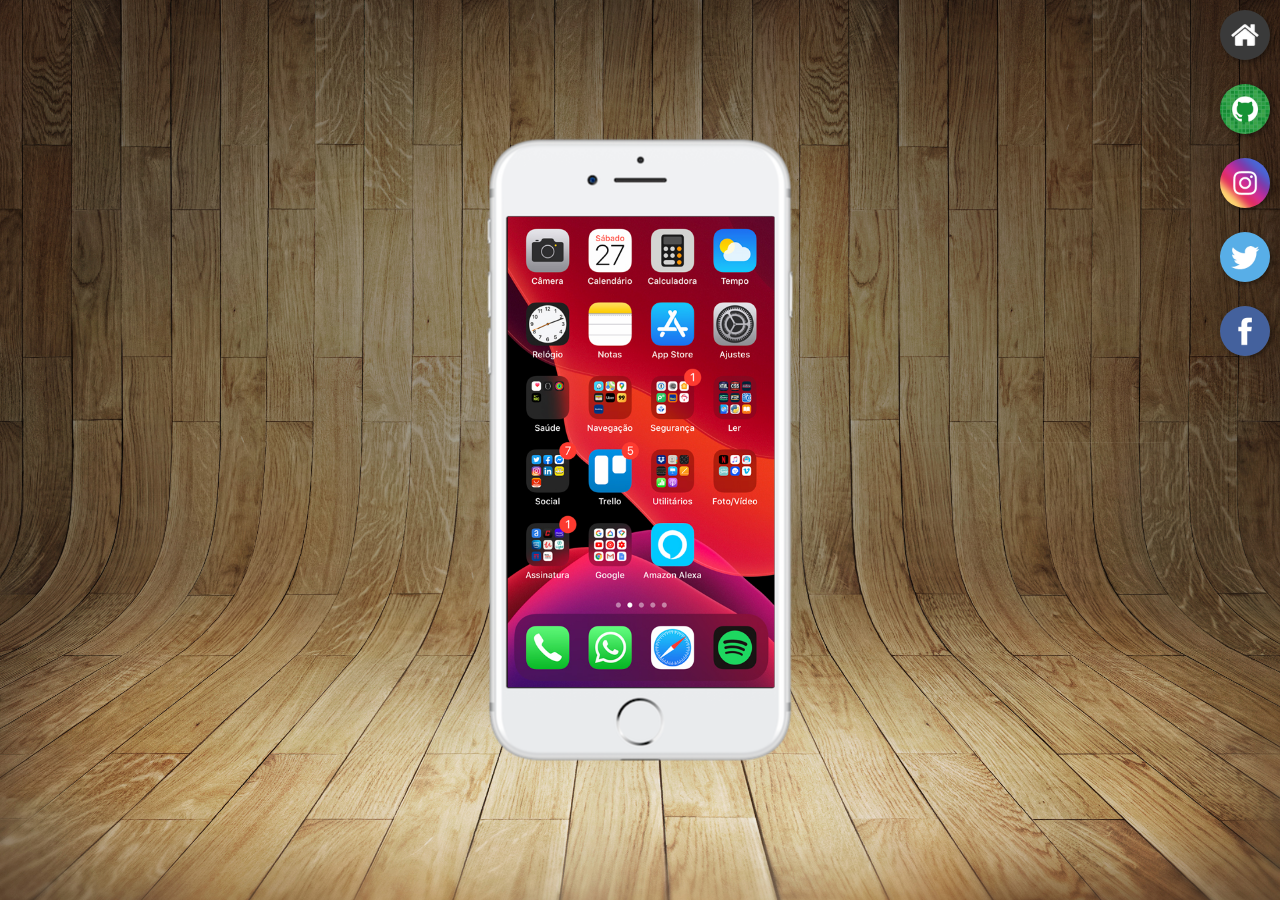
<file: index.html>
<!DOCTYPE html>
<html lang="pt-br">
<head>
    <meta charset="UTF-8">
    <meta http-equiv="X-UA-Compatible" content="IE=edge">
    <meta name="viewport" content="width=device-width, initial-scale=1.0">
    <title>Projeto Redes Sociais</title>
    <link rel="shortcut icon" href="imagens/arraisfavicon.ico" type="image/x-icon">
    <link rel="stylesheet" href="style.css">
</head>
<body>
   <main>
     <section id="telefone">
        <iframe src="home.html" name="tela" id="tela" frameborder="0"></iframe>
     </section>
     <section id="redes-sociais">
        <a href="home.html" target="tela"><img src="imagens/logo-home.jpg" alt="home"></a><br>
        <a href="github.html" target="tela"><img src="imagens/logo-github.jpg" alt="Github"></a><br>
        <a href="instagram.html" target="tela"><img src="imagens/logo-instagram.jpg" alt="instagram"></a><br>
        <a href="twitter.html" target="tela"><img src="imagens/logo-twitter.jpg" alt="Twitter"></a><br>
        <a href="facebook.html" target="tela"><img src="imagens/logo-facebook.jpg" alt="Facebook"></a>
     </section>

   </main>
    
</body>
</html>
</file>
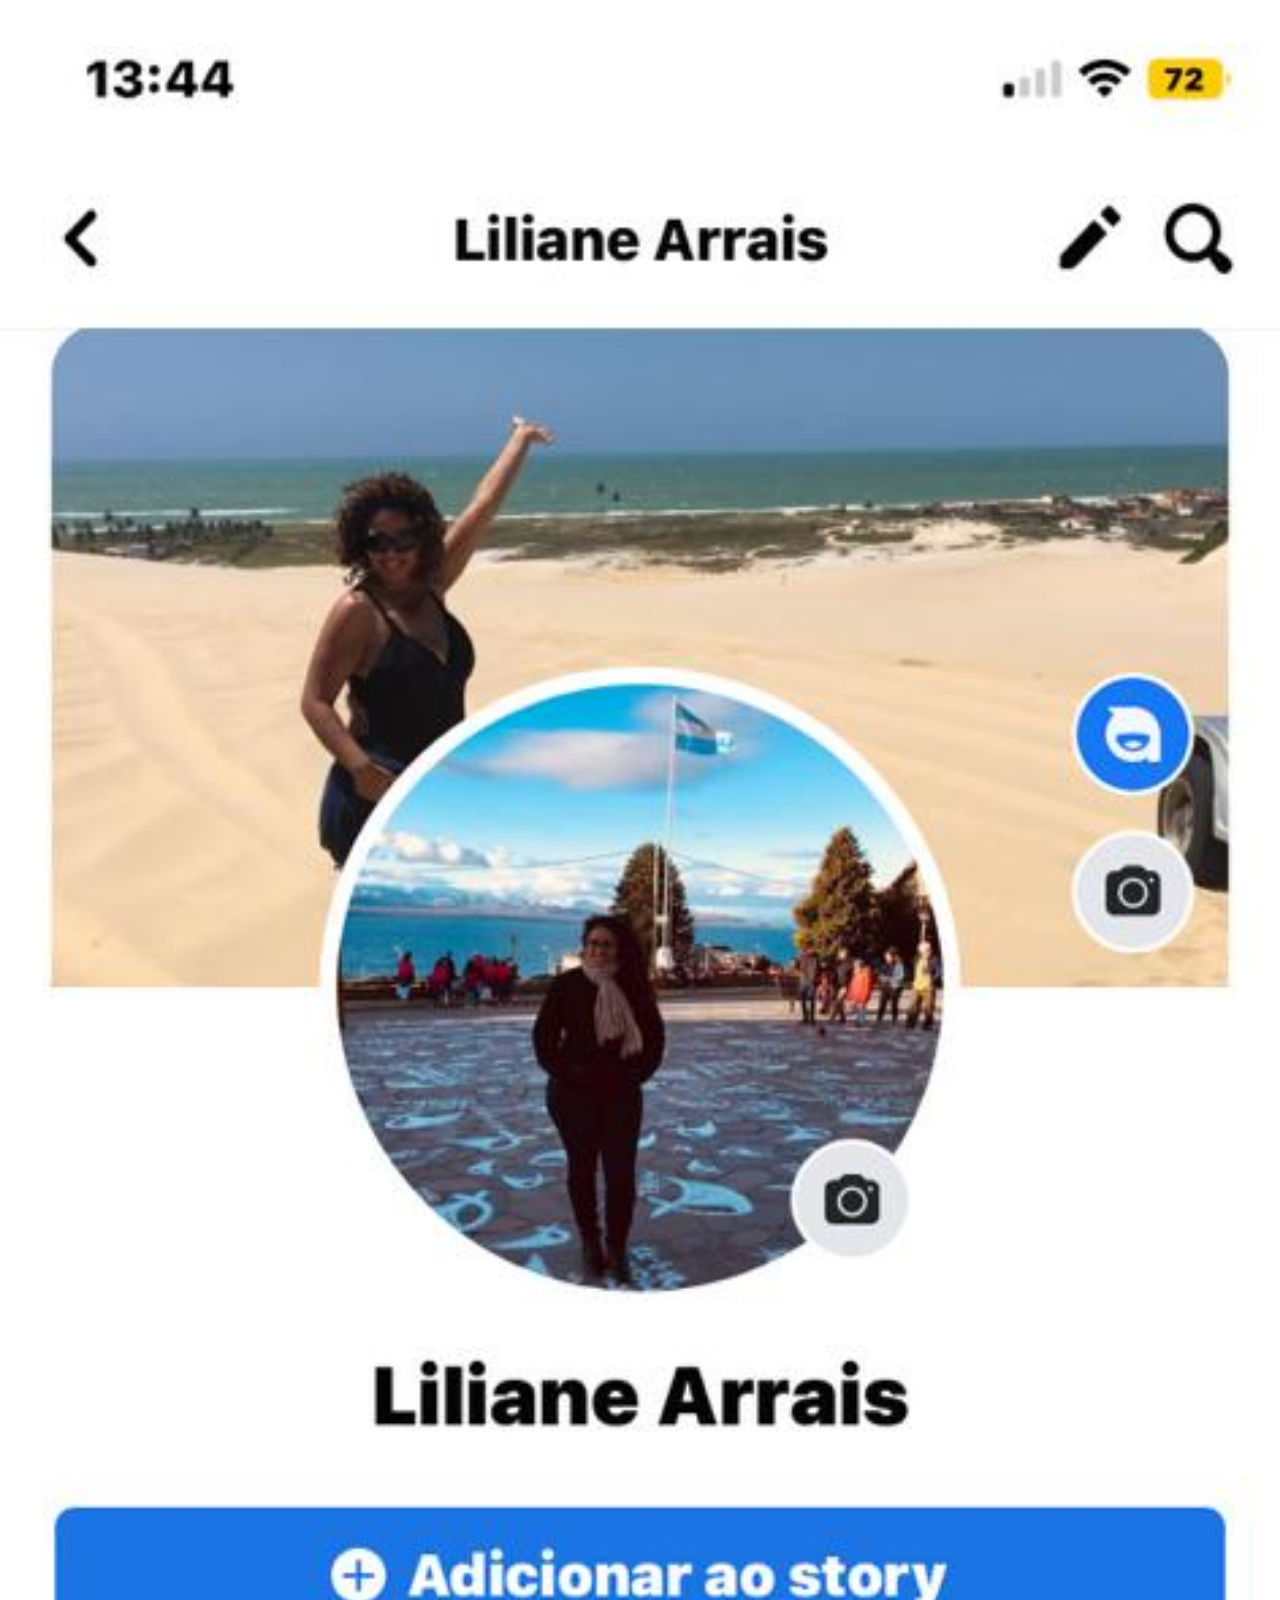
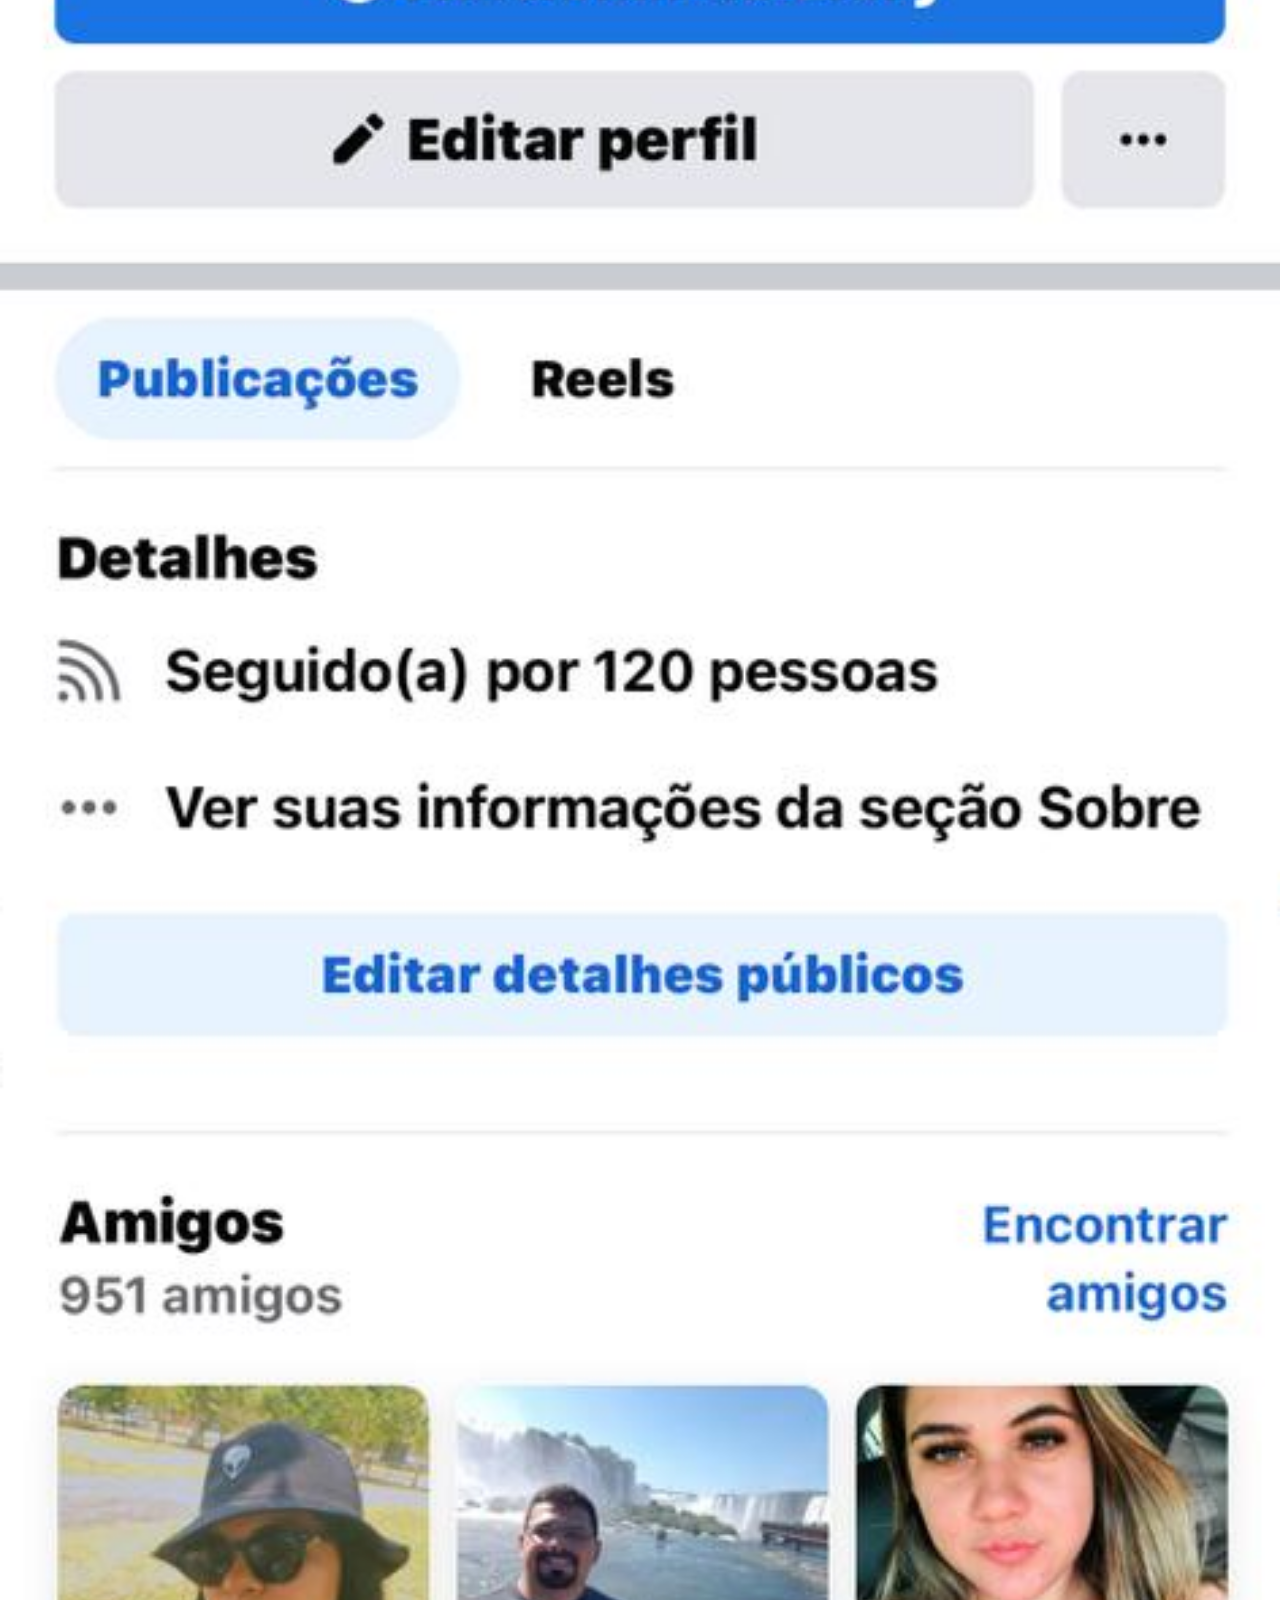
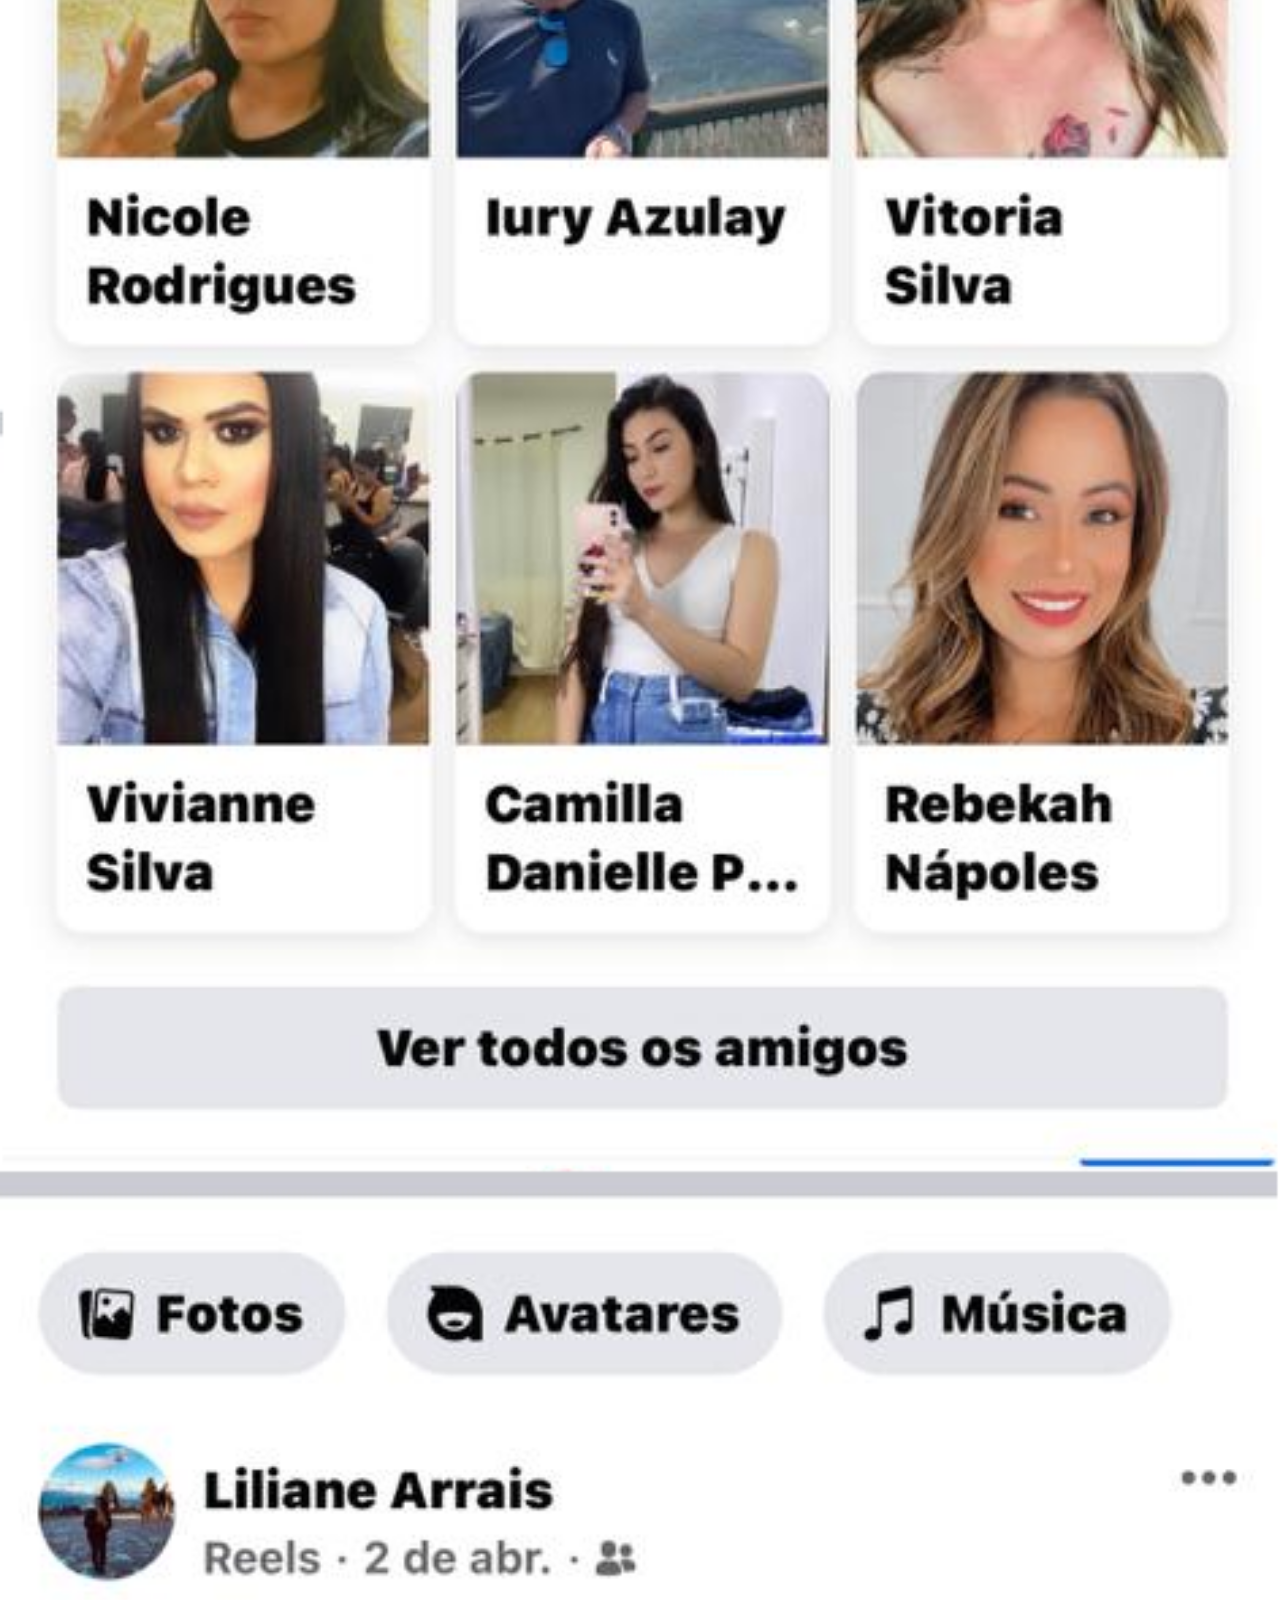
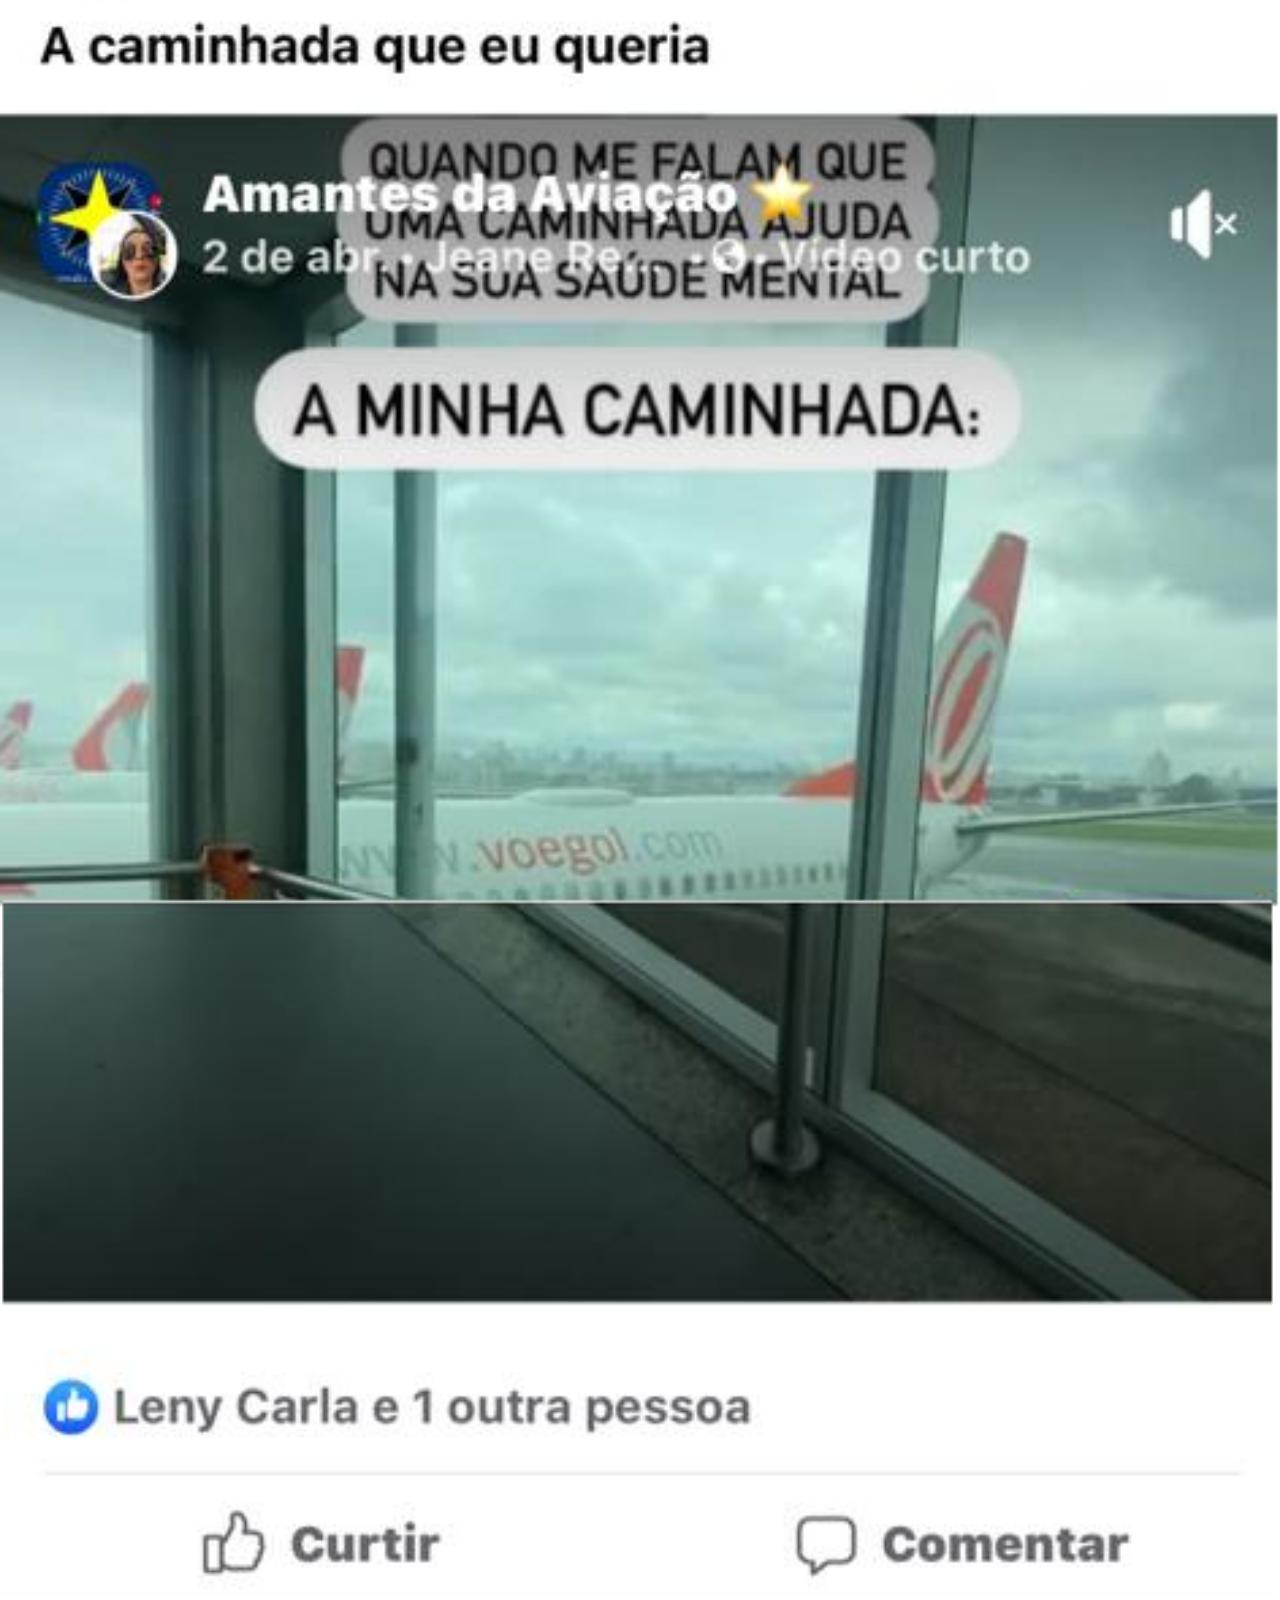
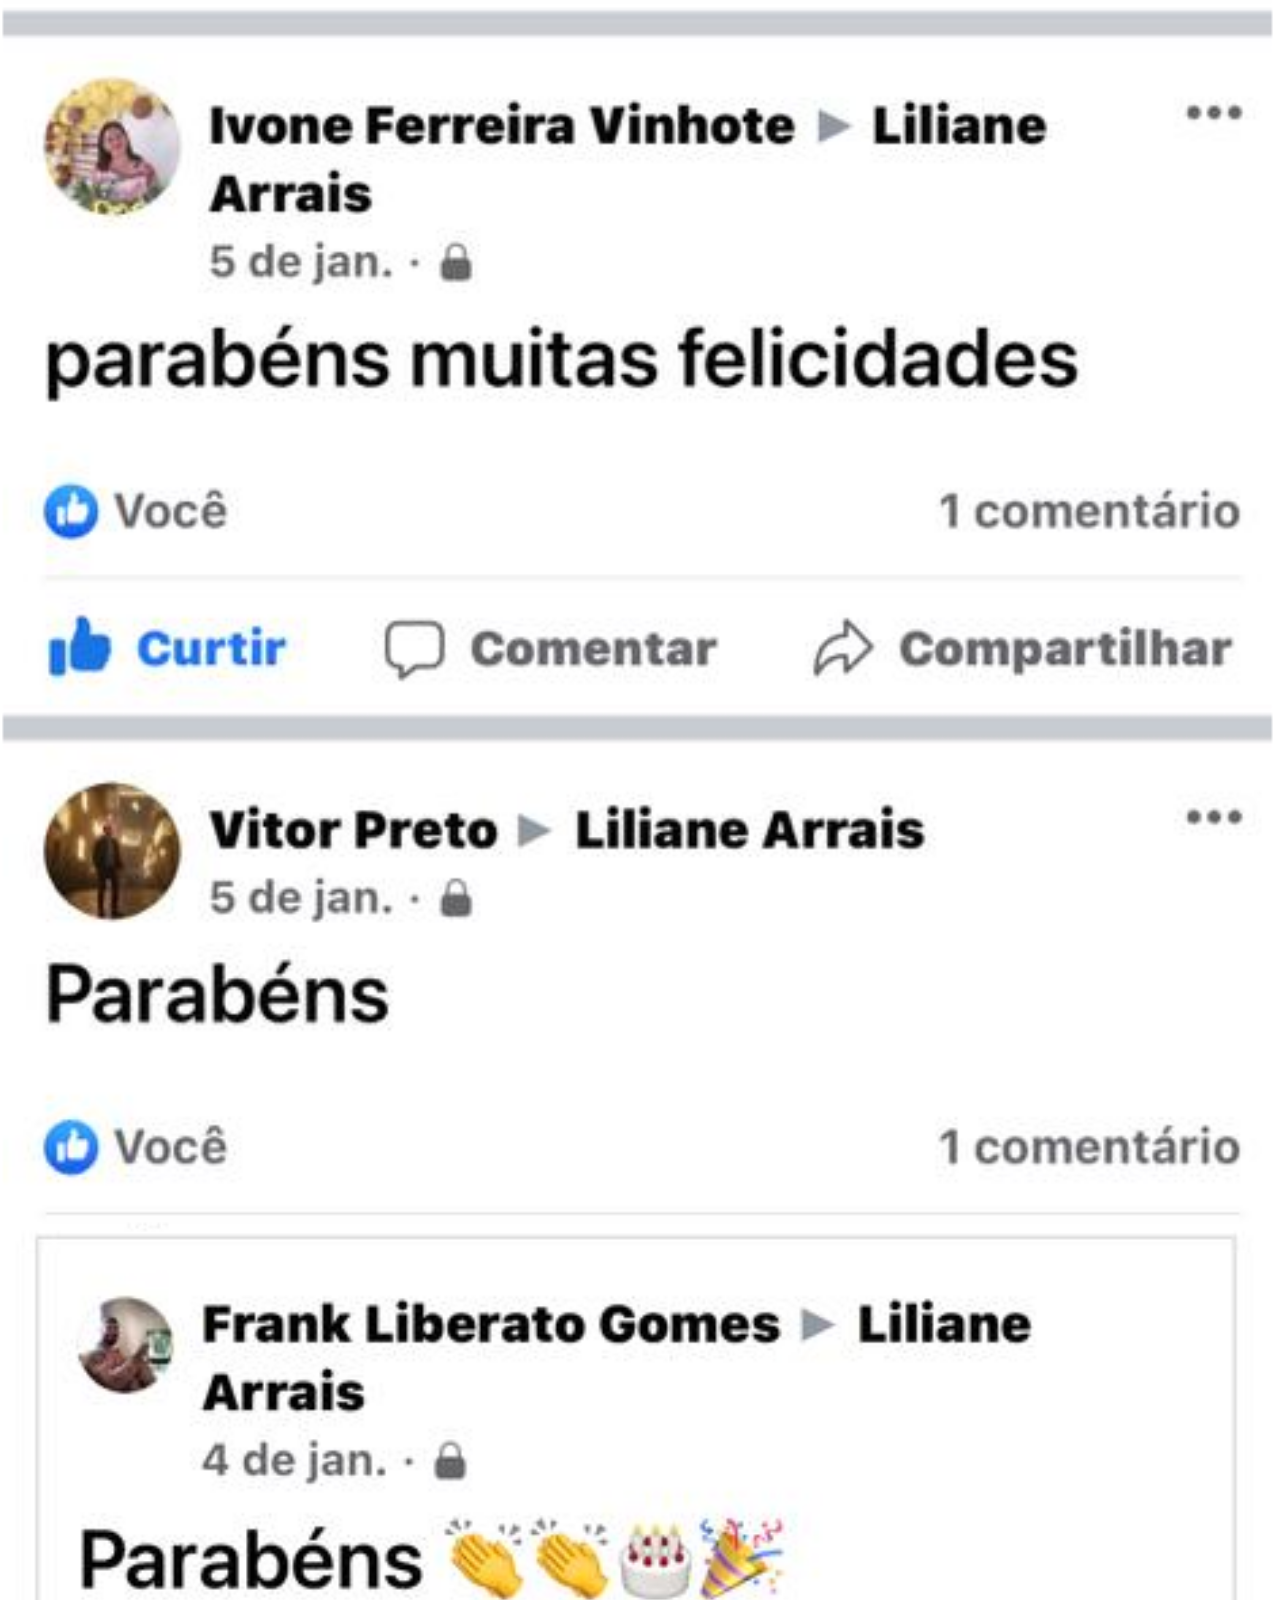
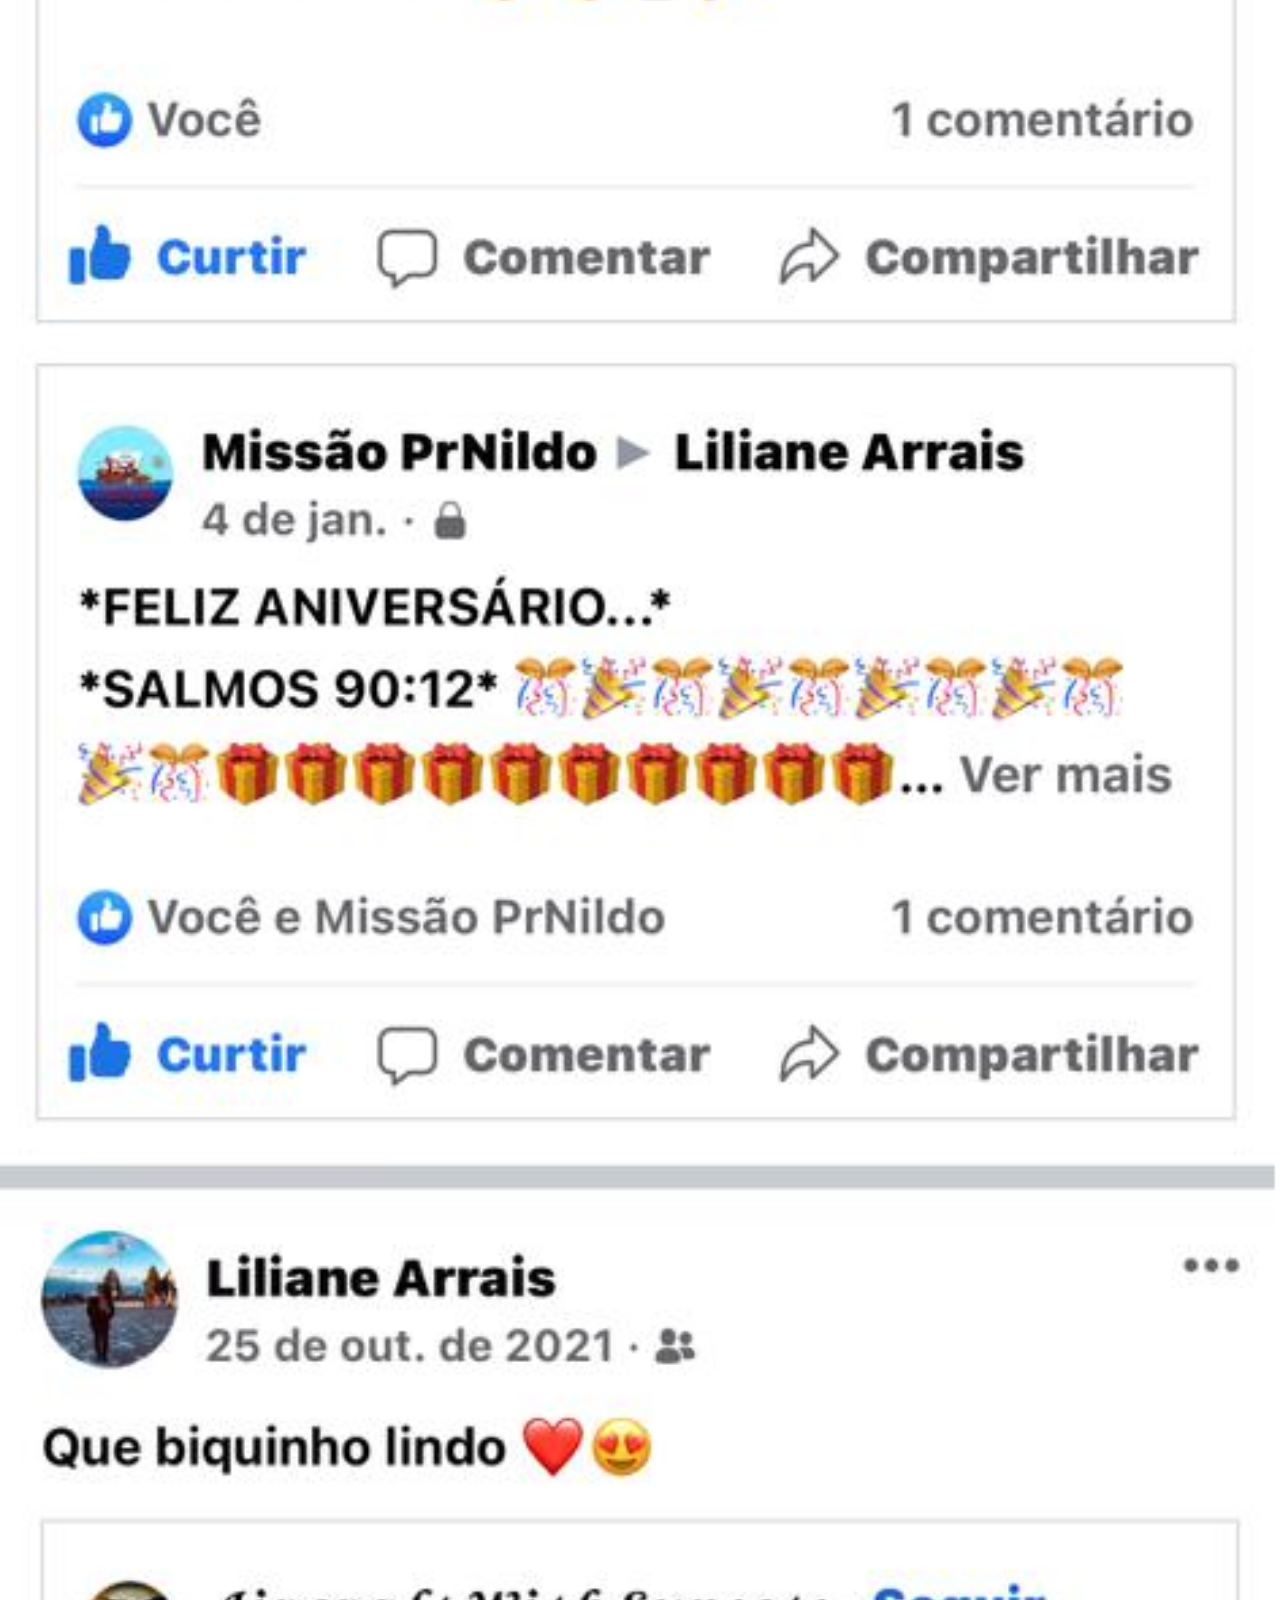
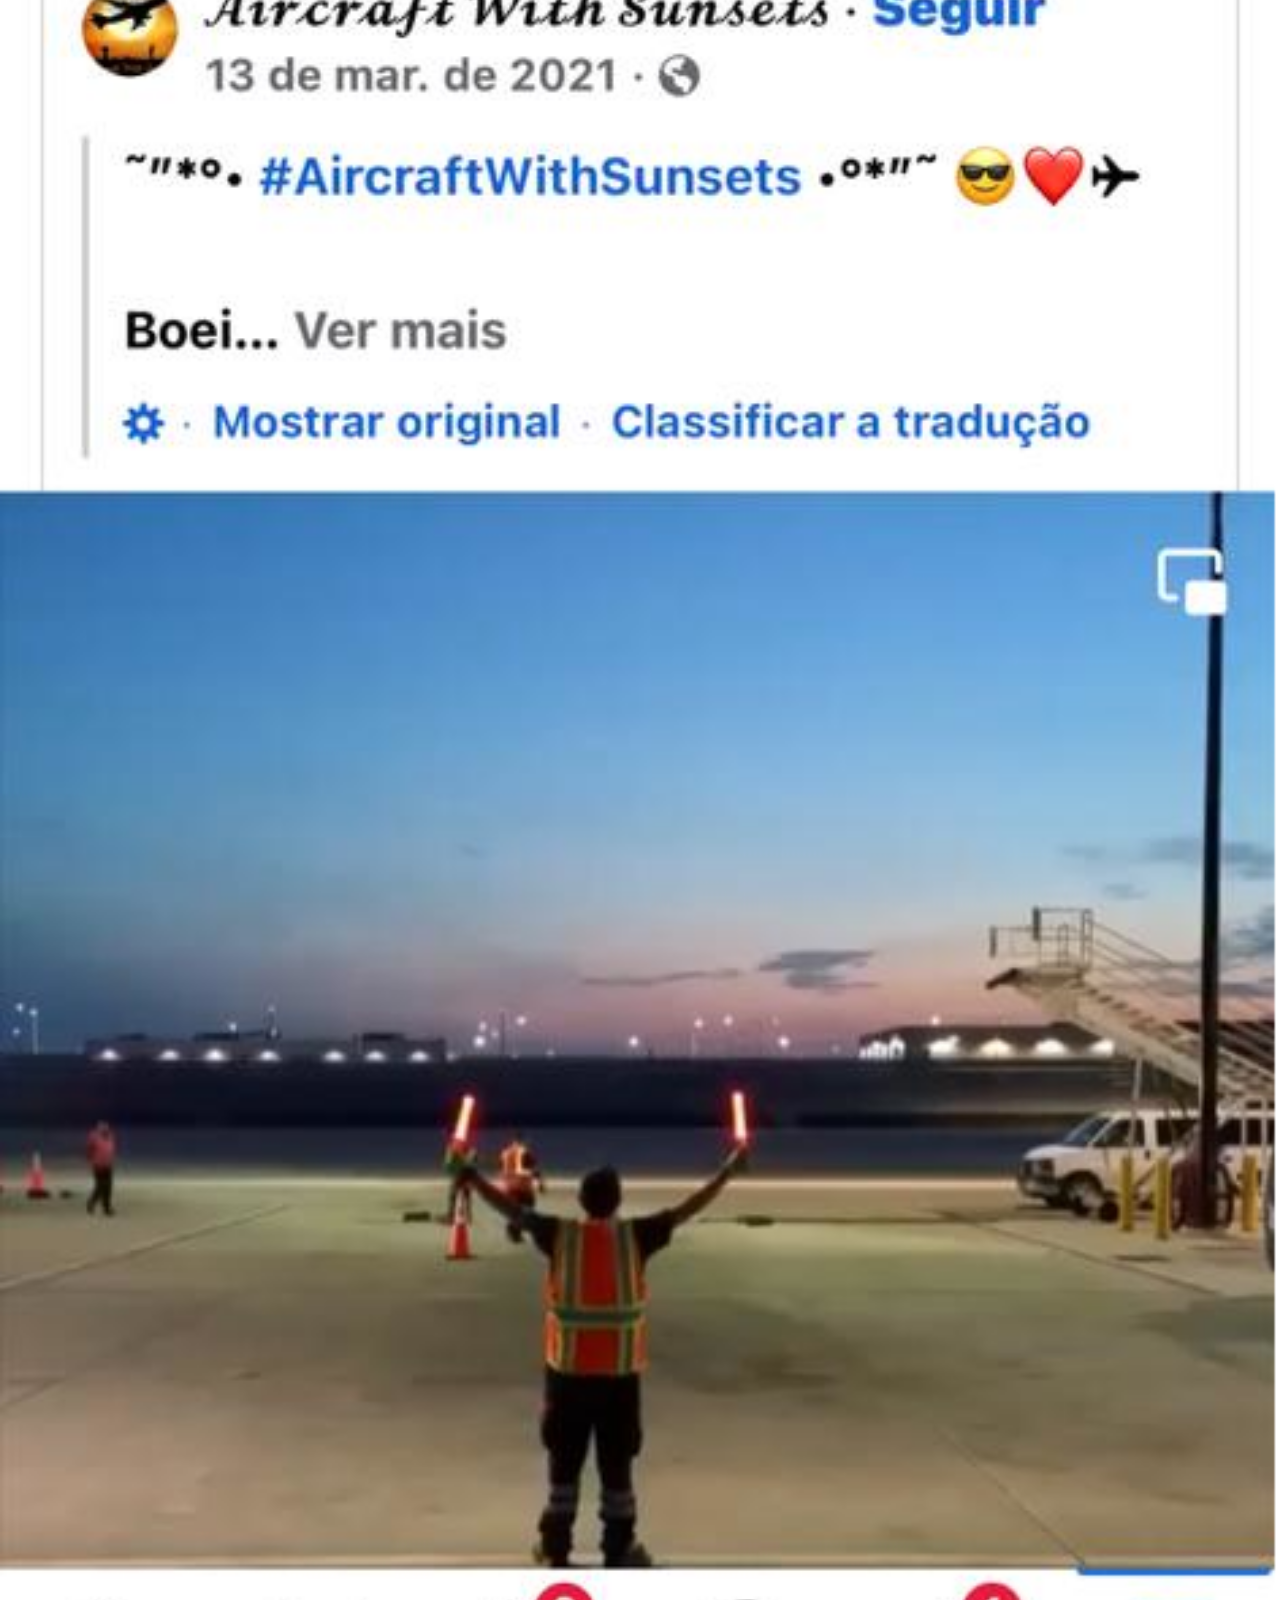
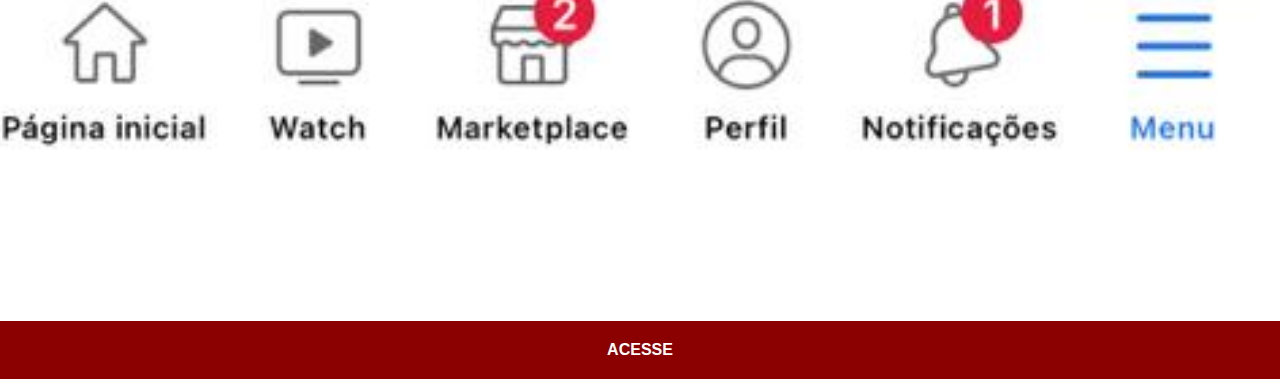
<file: facebook.html>
<!DOCTYPE html>
<html lang="pt-br">
<head>
    <meta charset="UTF-8">
    <meta http-equiv="X-UA-Compatible" content="IE=edge">
    <meta name="viewport" content="width=device-width, initial-scale=1.0">
    <title>Facebook</title>
    <link rel="stylesheet" href="social.css">
</head>
<body>
    <img src="imagens/facebook.png" alt="Facebook">
    <a href="https://www.facebook.com/liliane.arrais.1" target="_blank">ACESSE</a>
    
</body>
</html>
</file>
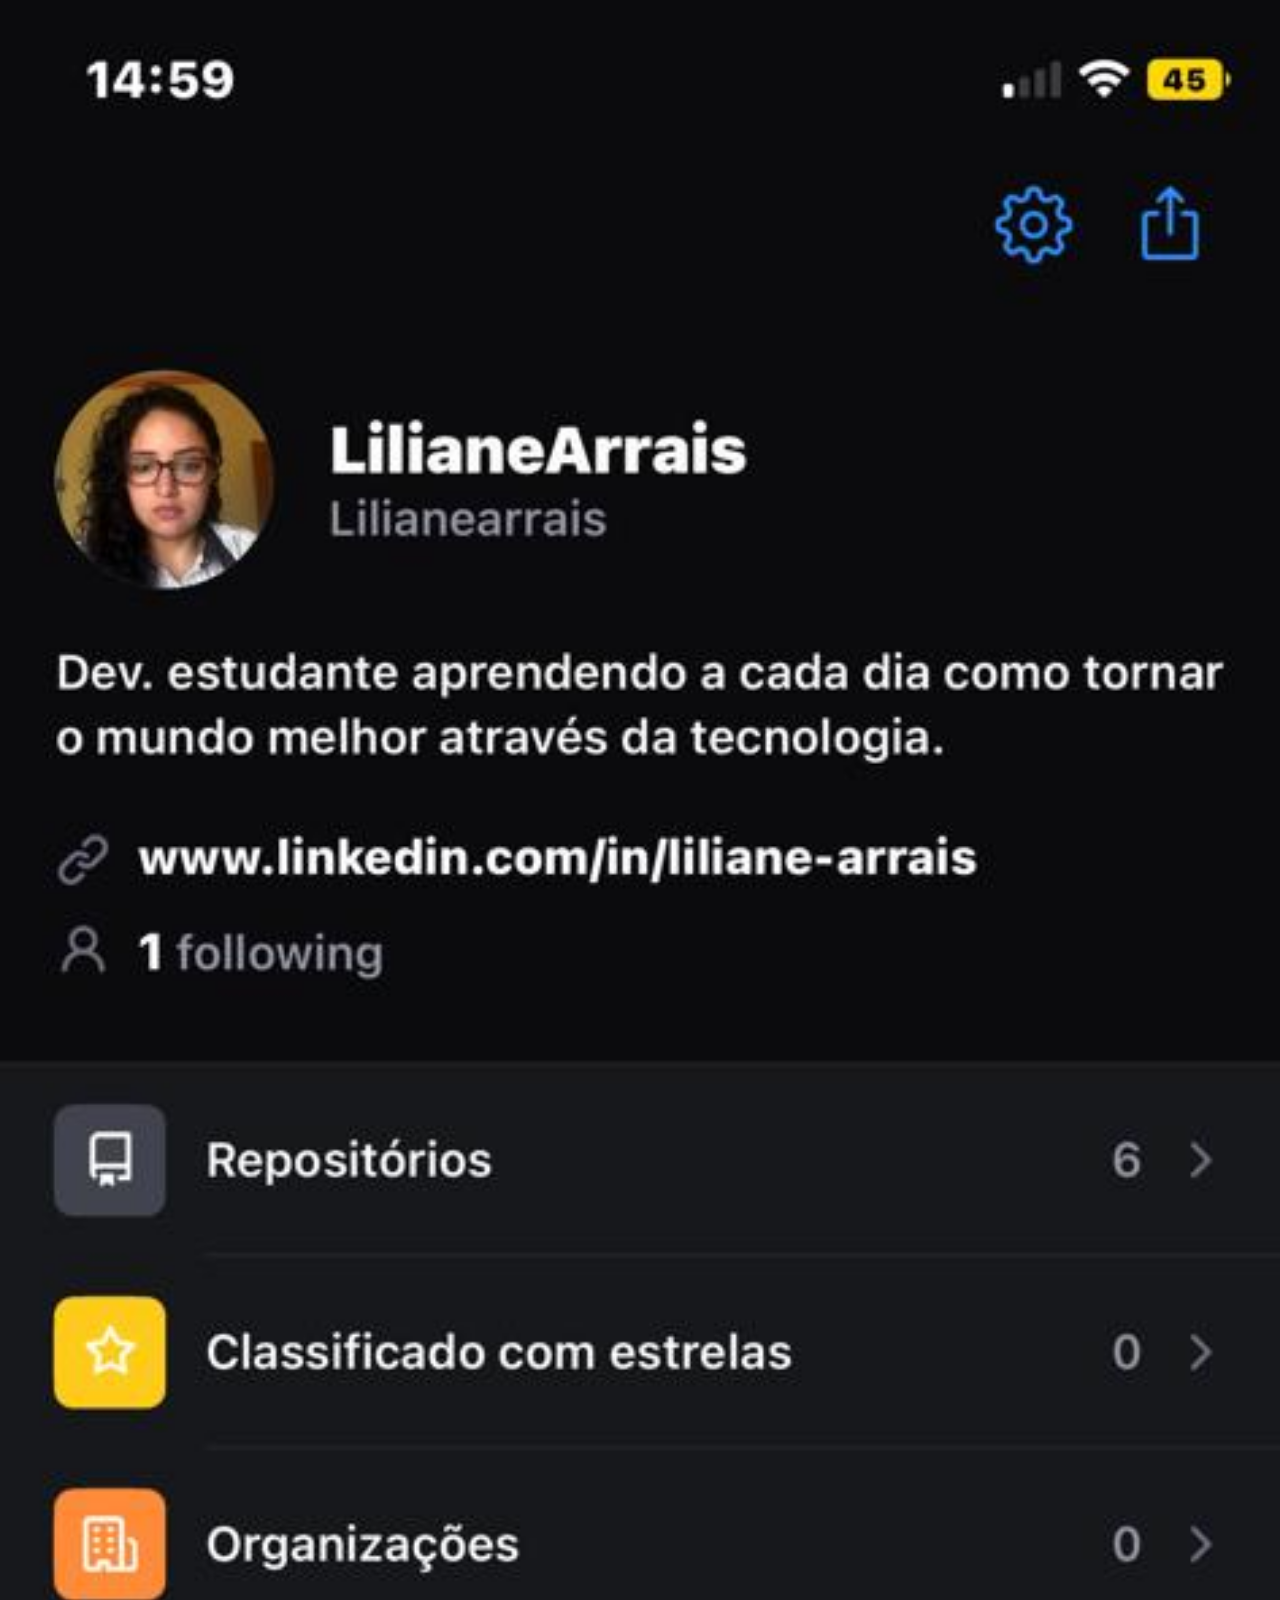
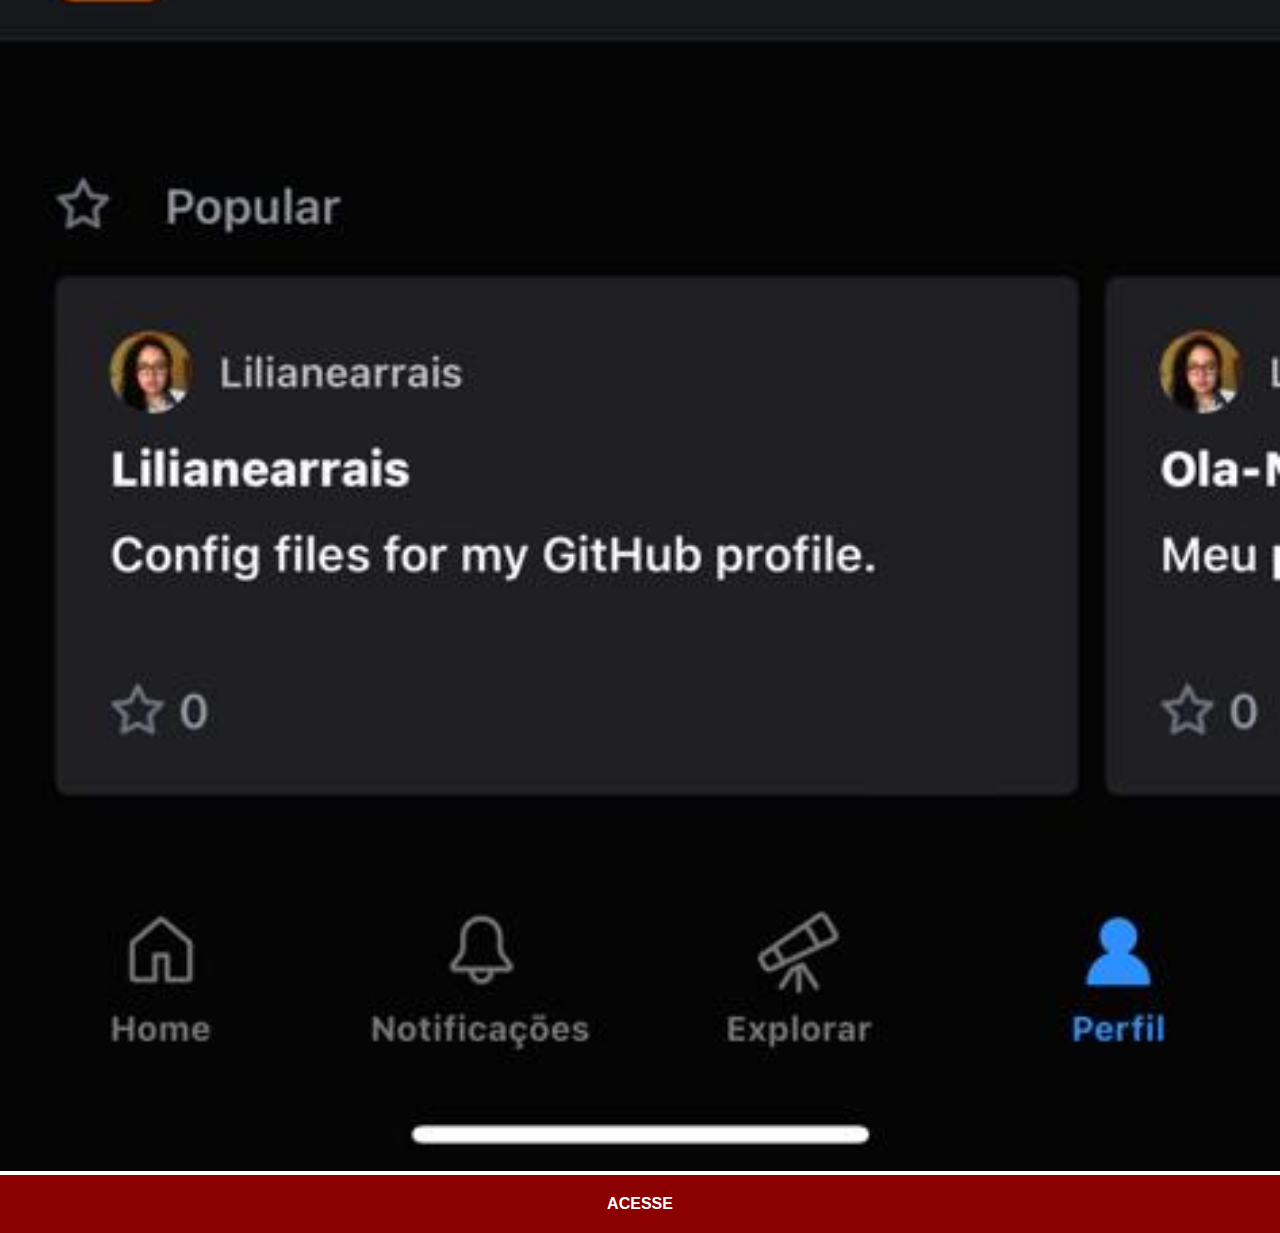
<file: github.html>
<!DOCTYPE html>
<html lang="pt-br">
<head>
    <meta charset="UTF-8">
    <meta http-equiv="X-UA-Compatible" content="IE=edge">
    <meta name="viewport" content="width=device-width, initial-scale=1.0">
    <title>Github</title>
    <link rel="stylesheet" href="social.css">
   
</head>
<body>
    <img src="imagens/github.jpeg" alt="Github">
    <a href="https://github.com/Lilianearrais" target="_blank">ACESSE</a>
</body>
</html>
</file>
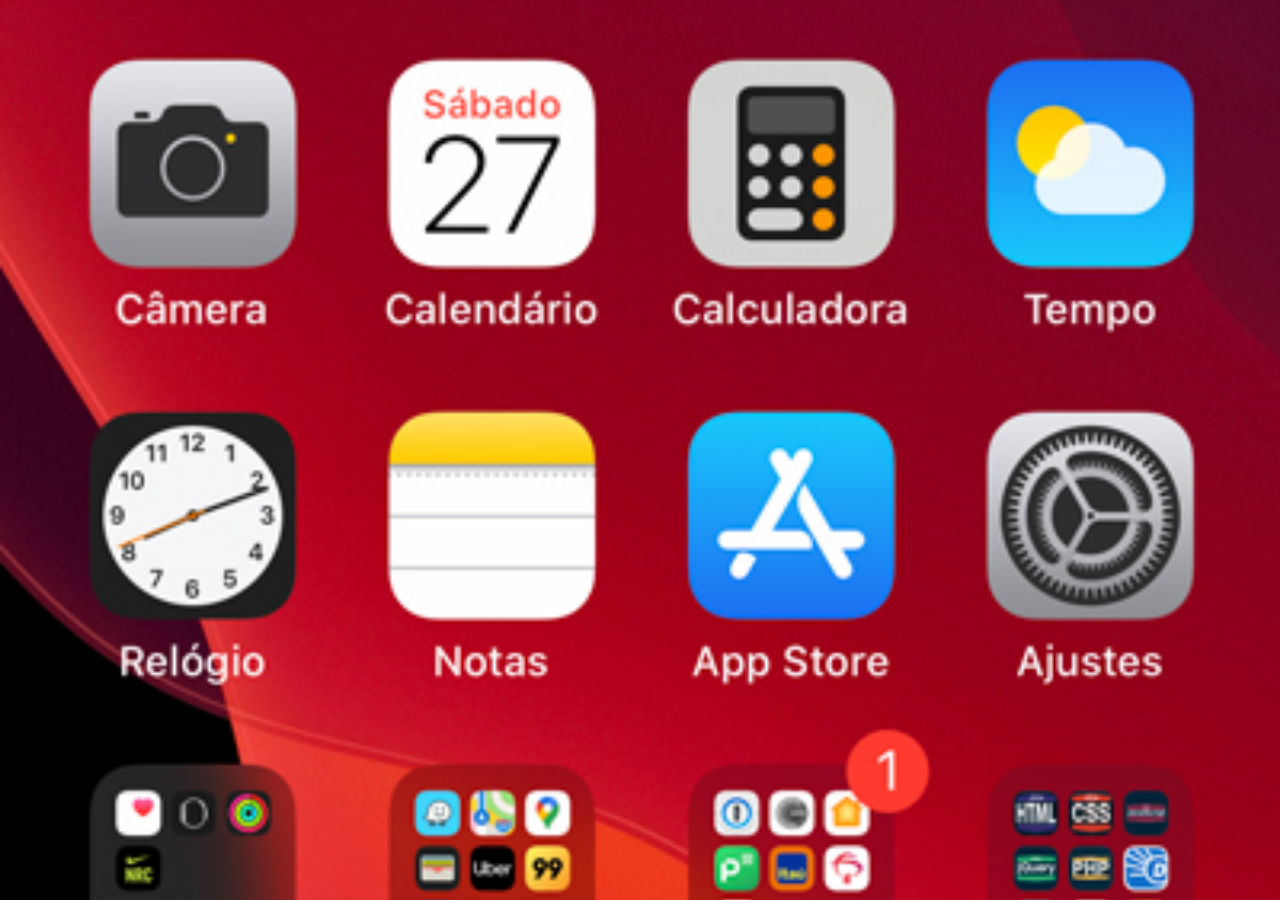
<file: home.html>
<!DOCTYPE html>
<html lang="pt-br">
<head>
    <meta charset="UTF-8">
    <meta http-equiv="X-UA-Compatible" content="IE=edge">
    <meta name="viewport" content="width=device-width, initial-scale=1.0">
    <title>home</title>
    <style>
        *{
            margin: 0px;
            padding: 0px;
        }
        body{
            width: 100vw;
            height: 100vh;
            background: black url(imagens/tela-home.jpg) no-repeat top center;
            background-size: cover;
         
        }
  
       </style>
</head>
<body>
   
</body>
</html>
</file>
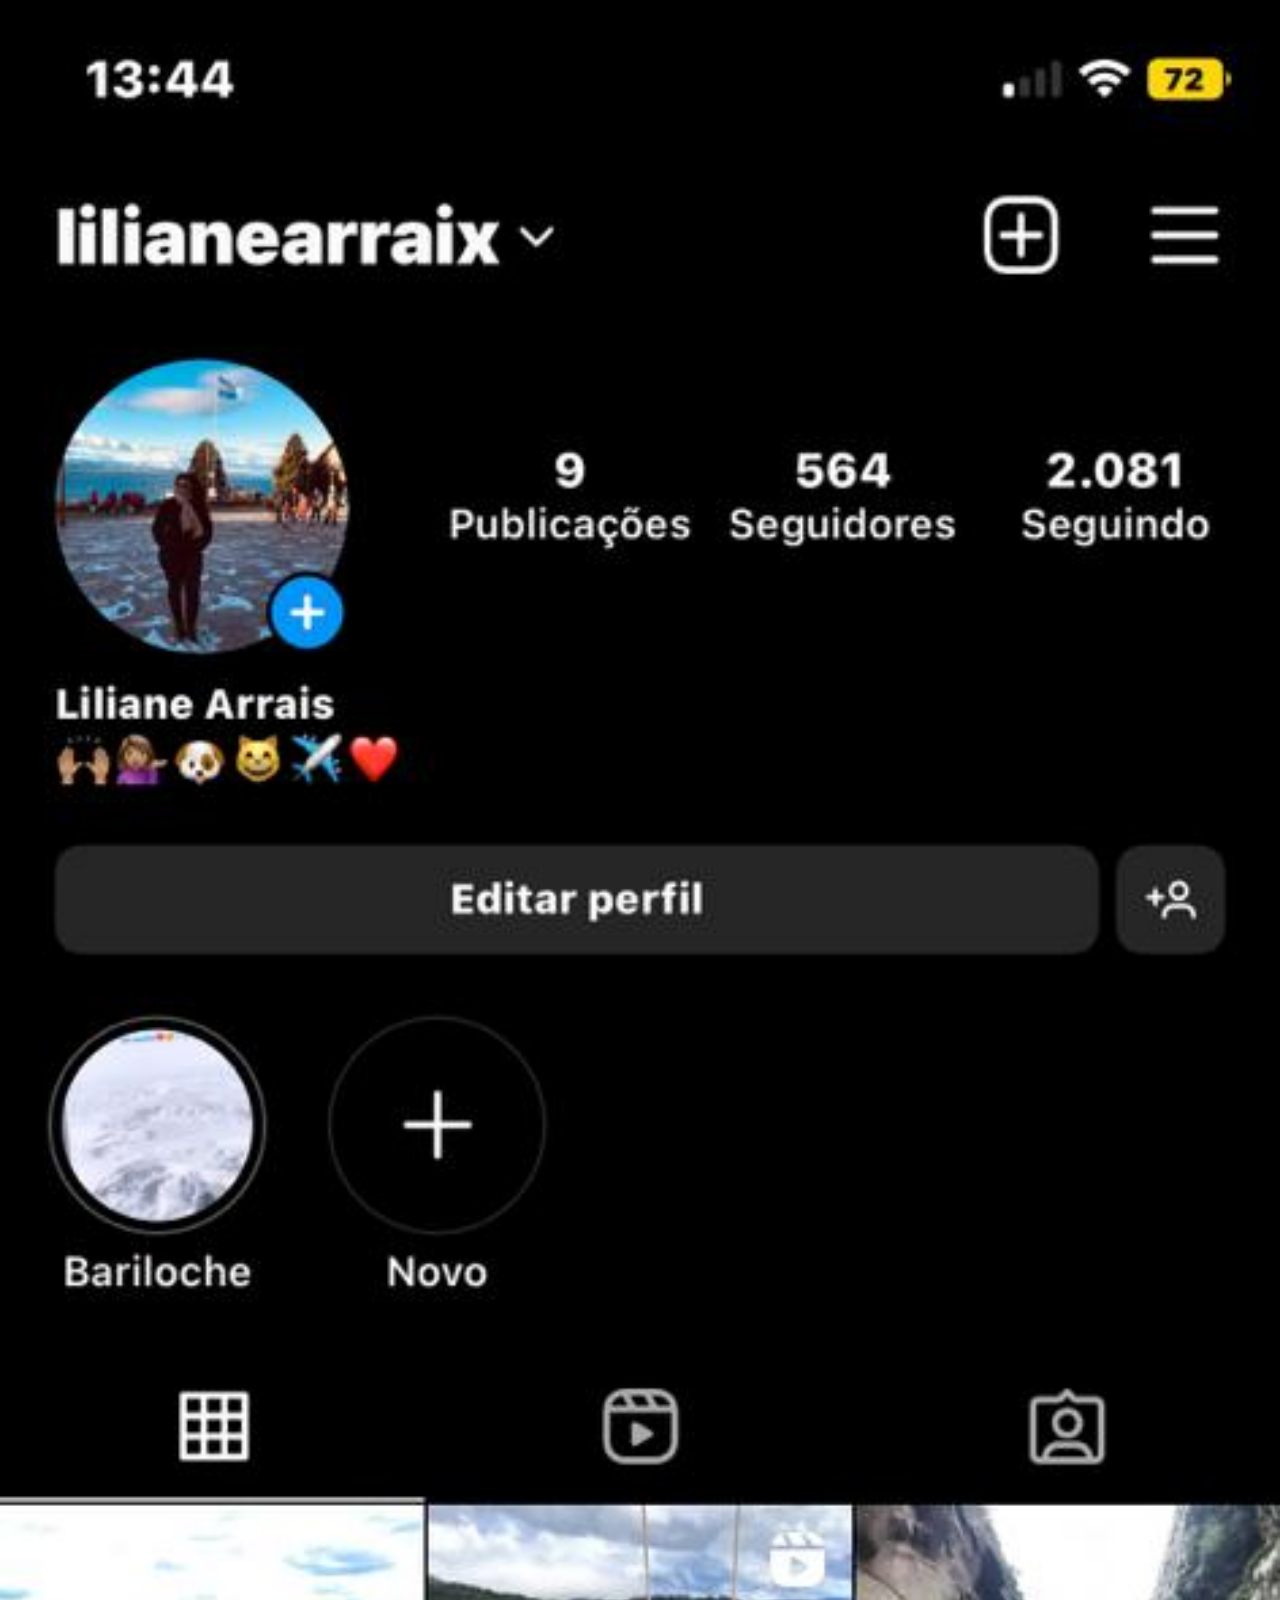
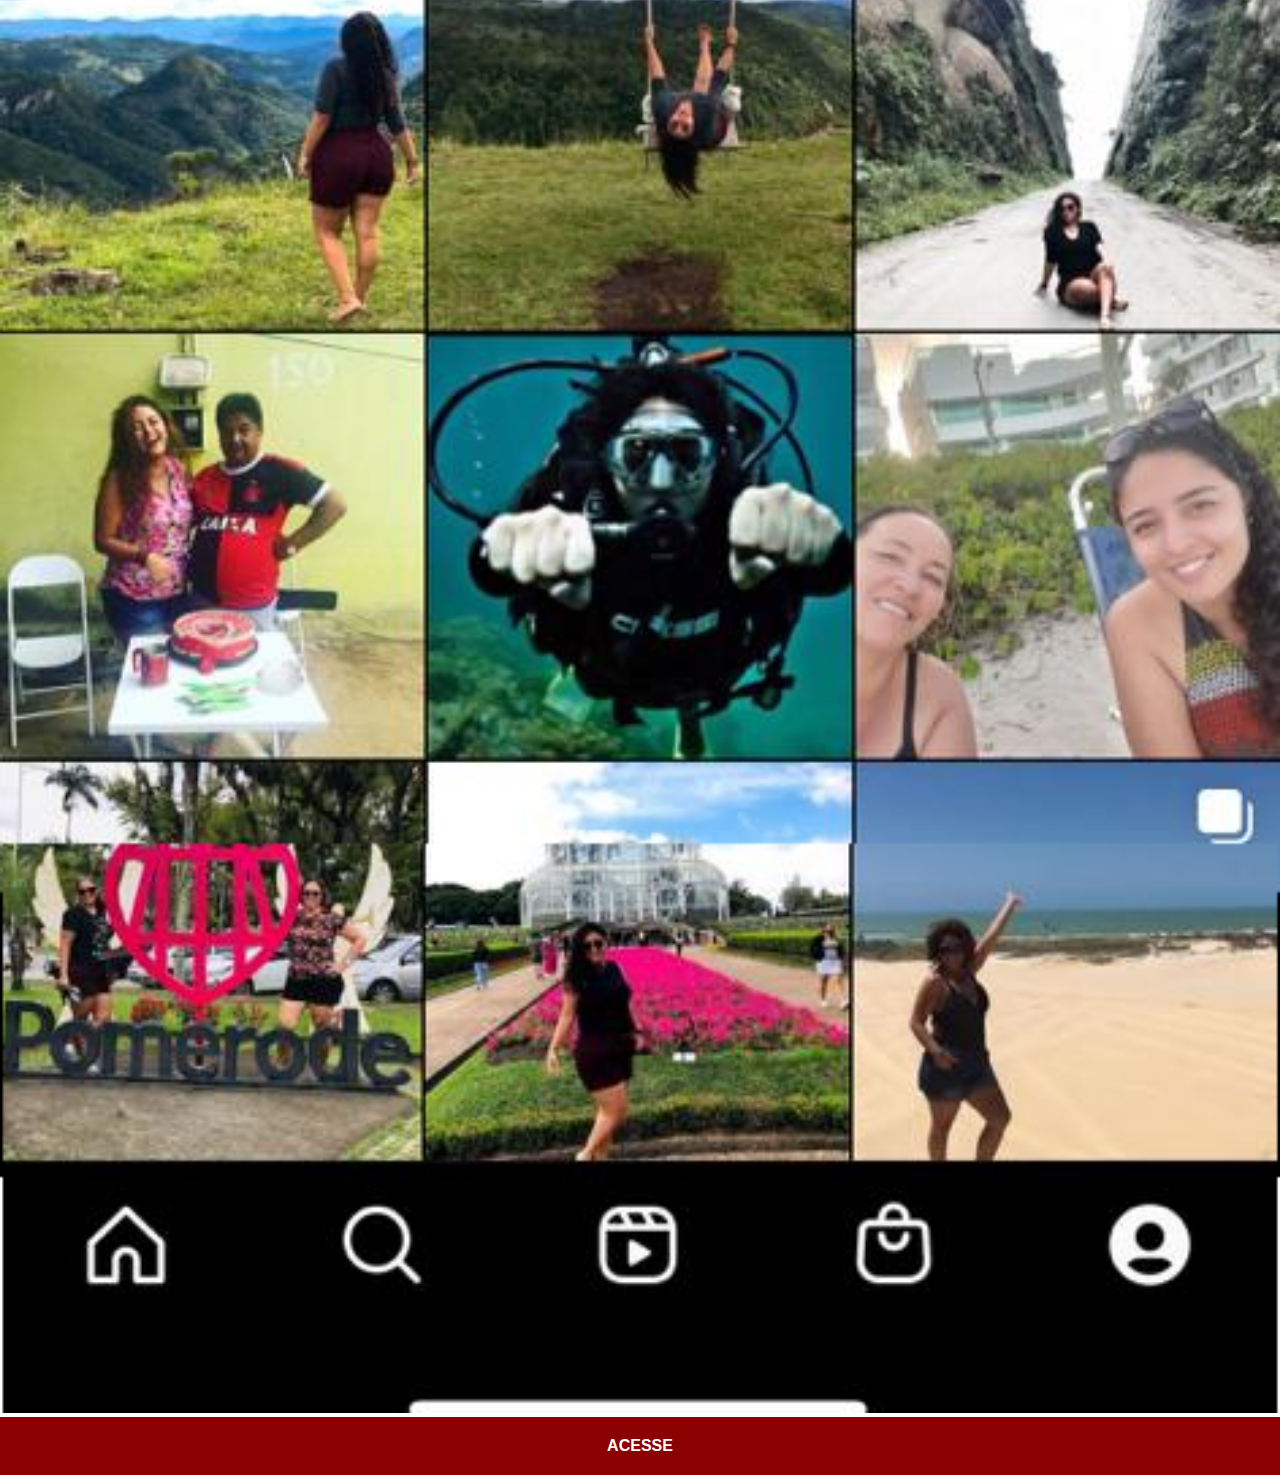
<file: instagram.html>
<!DOCTYPE html>
<html lang="pt-br">
<head>
    <meta charset="UTF-8">
    <meta http-equiv="X-UA-Compatible" content="IE=edge">
    <meta name="viewport" content="width=device-width, initial-scale=1.0">
    <title>Instagram</title>
    <link rel="stylesheet" href="social.css">
</head>
<body>
    <img src="imagens/instagram.png" alt="Instagram">
    <a href="https://www.instagram.com/lilianearraix/" target="_blank">ACESSE</a>
    
</body>
</html>
</file>
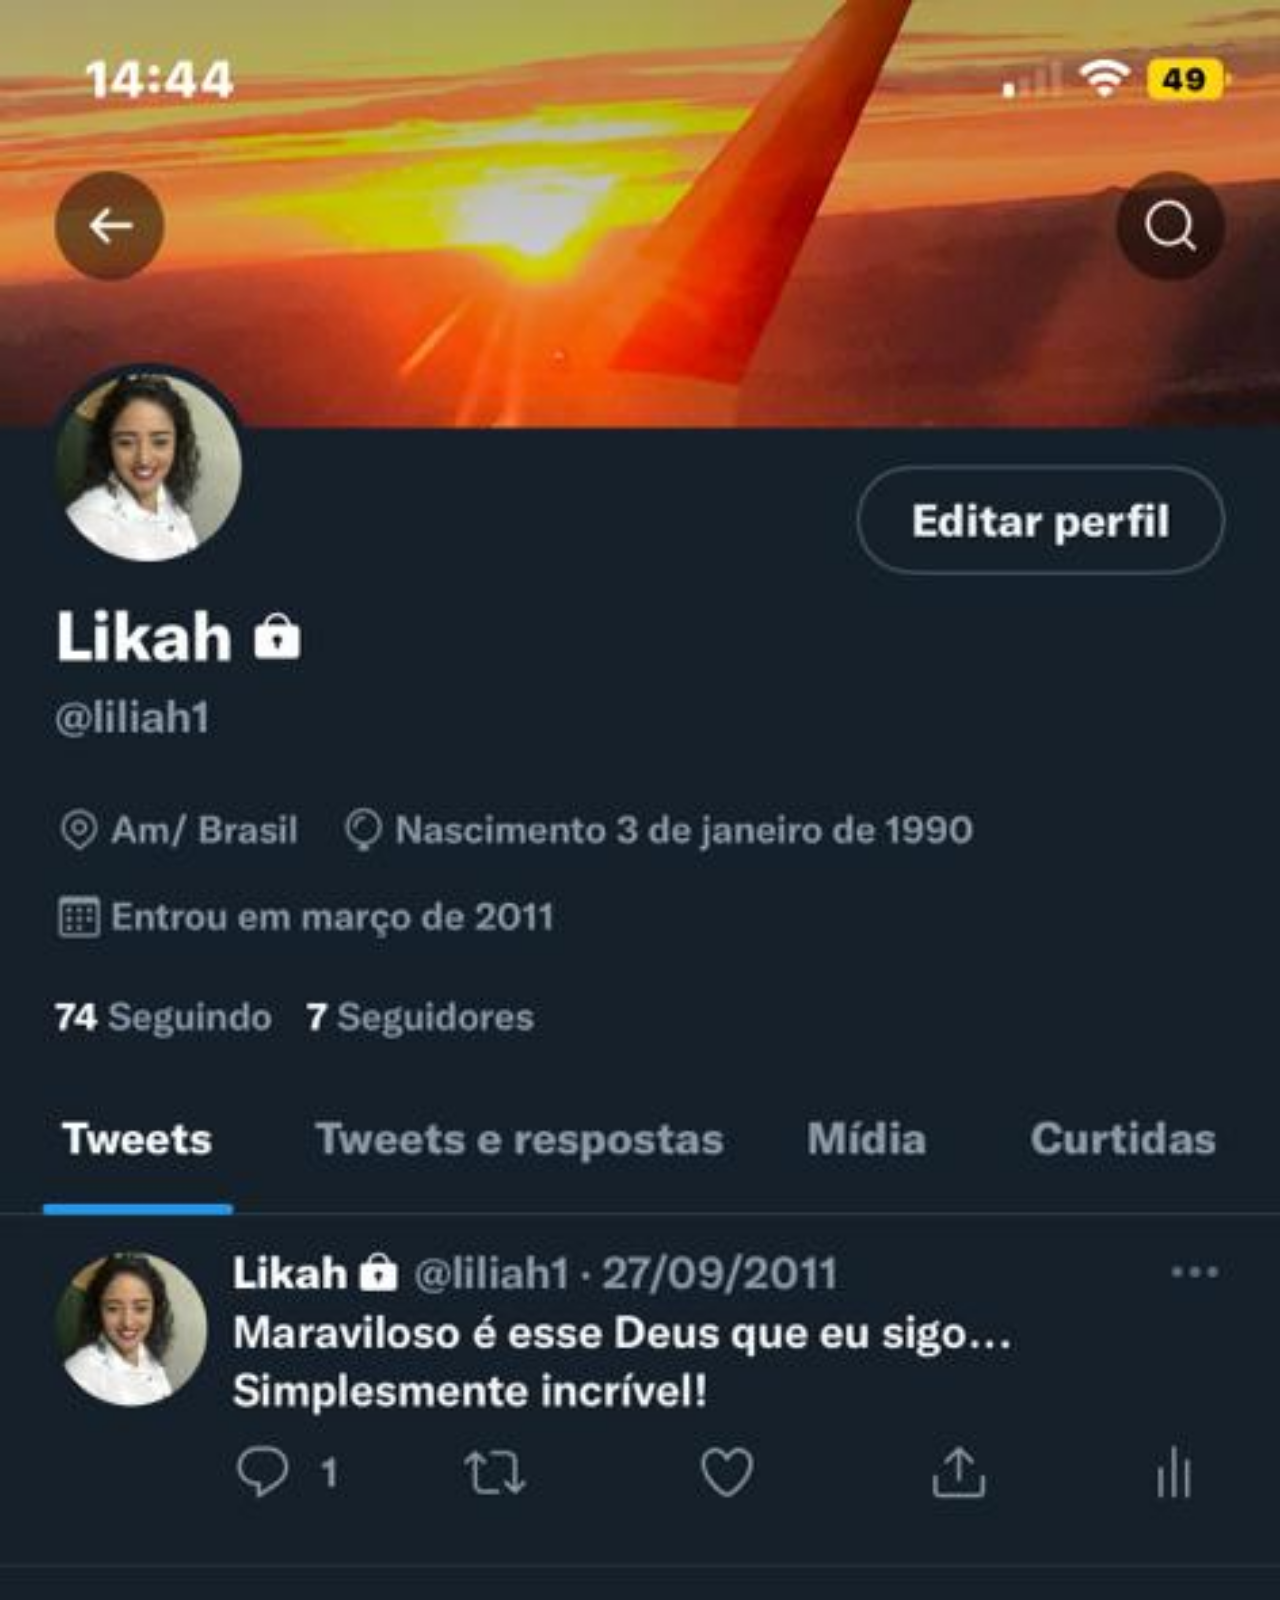
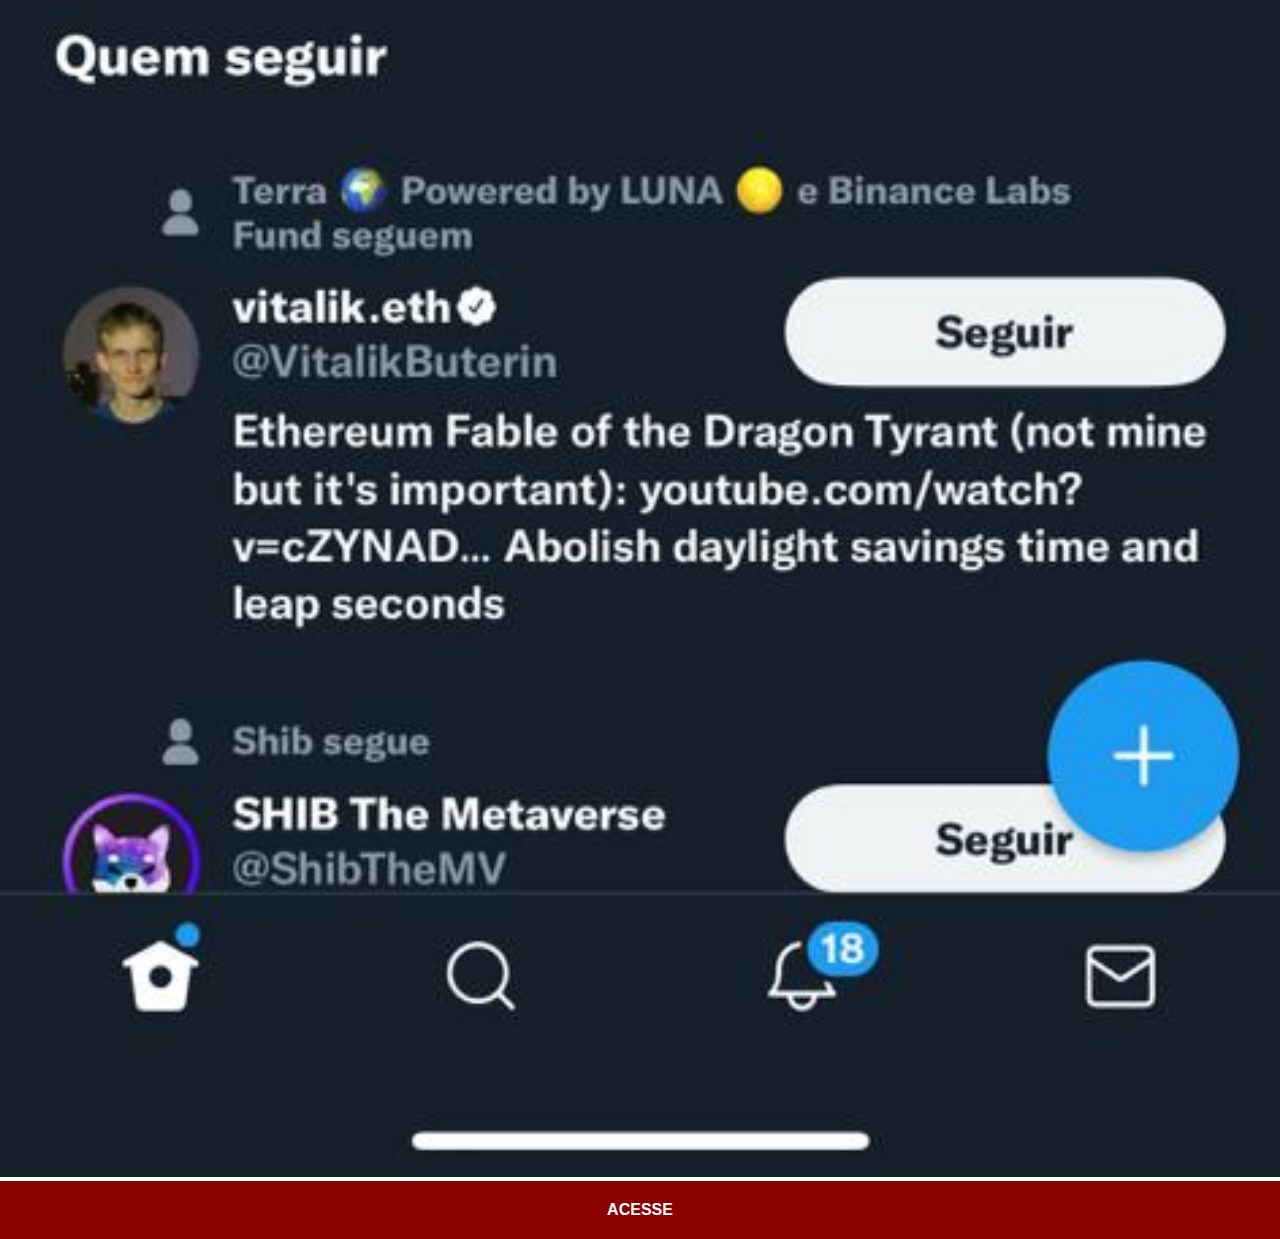
<file: twitter.html>
<!DOCTYPE html>
<html lang="pt-br">
<head>
    <meta charset="UTF-8">
    <meta http-equiv="X-UA-Compatible" content="IE=edge">
    <meta name="viewport" content="width=device-width, initial-scale=1.0">
    <title>Twitter</title>
    <link rel="stylesheet" href="social.css">
</head>
<body>
    <img src="imagens/twitter.jpeg" alt="twitter">
    <a href="https://twitter.com/liliah1" target="_blank">ACESSE</a>
</body>
</html>
</file>
<file: style.css>
@charset "UTF-8";

* {
    margin: 0px;
    padding: 0px;
    font-family: Arial, Helvetica, sans-serif;

}
html, body{
    height: 100vh;
    width: 100vw;
}
body{
    background: url(imagens/fundo-madeira.jpg)no-repeat top center;
    background-size:cover;
    background-attachment: fixed;
   
}
main{
    position: relative;   
    height: 100vh;
    
}
section#telefone{
    position: absolute;
    top: 50%;
    left: 50%;
    transform: translate(-50%, -50%);
    height: 627px;
    width: 311px;
    background: url(imagens/frame-iphone.png)no-repeat;
}
iframe#tela{
    position: relative;
    top: 80px;
    left: 23px;
    height: 471px;
    width: 267px;
}
section#redes-sociais{
    text-align: right;
}
section#redes-sociais img{
    width: 50px;
    margin: 10px;
    border-radius: 50%;
    box-shadow: 2px 2px 5px rgba(0, 0, 0, 0.418);
    box-sizing: border-box;

}
section#redes-sociais img:hover{
    border: 2px solid rgba(255, 255, 255, 0.836);
    transform: translate(-3px, -3px);
    box-shadow: 5px 5px 10px rgba(0, 0, 0, 0.589);
    transition: transform 0,5s;
    
}
</file>
<file: social.css>
@charset "UTF-8";

*{
    margin: 0px;
    padding: 0px;
    font-family: Arial, Helvetica, sans-serif;
}
::-webkit-scrollbar{
    width: 0px;
    height: 0px;
}

img{
    width: 100vw;
}

a{
    display: block;
    background-color: darkred;
    color: white;
    padding: 20px;
    text-align: center;
    font-weight: bolder;
    text-decoration: none;
    
}

a:hover{
    background-color: red;
}
</file>
